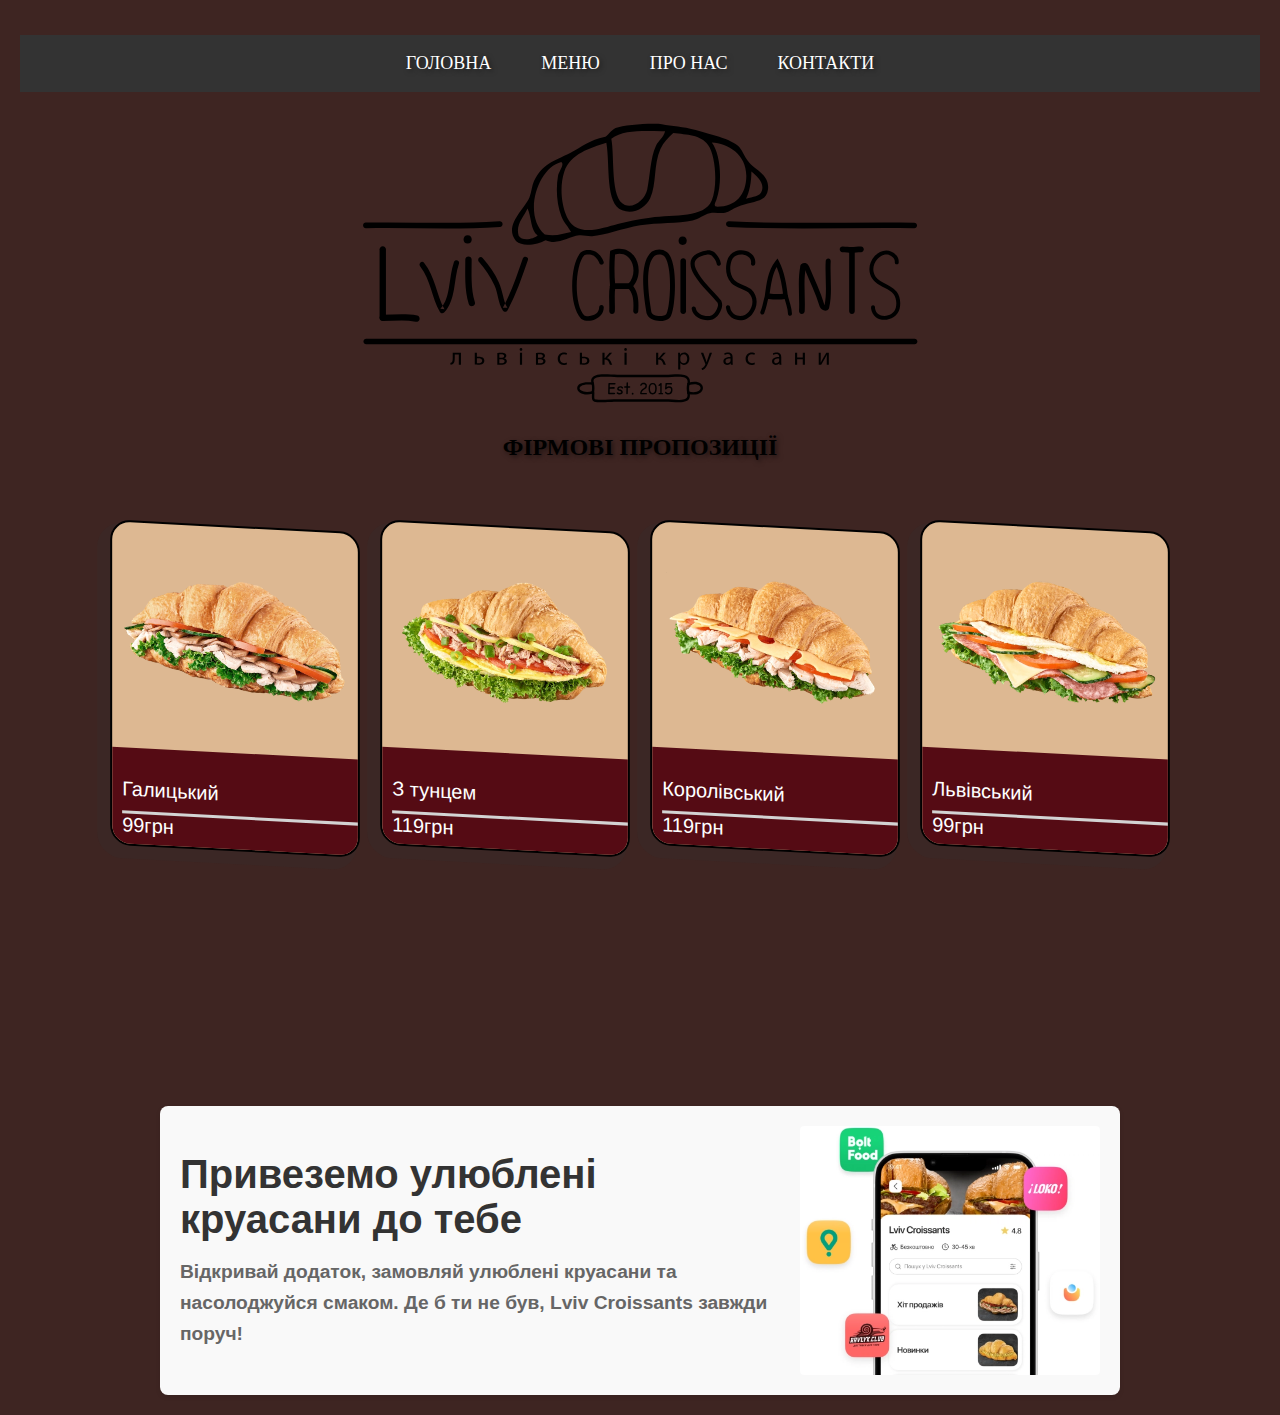
<file: index.html>
<!DOCTYPE html>
<html lang="uk">
<head>
    <meta charset="UTF-8">
    <meta name="viewport" content="width=device-width, initial-scale=1.0">
    <title>Lviv Croissants</title>
    <link rel="stylesheet" href="styles.css">
</head>
<body>
    <header>
        <nav class="navbar">
            <div class="menu-container">
                <button class="menu-toggle">☰</button>
                <span class="menu-text">Lviv Croissants</span>
            </div>
            <ul class="nav-list">
                <li><a href="index.html">Головна</a></li>
                <li><a href="menu.html">Меню</a></li>
                <li><a href="about.html">Про нас</a></li>
                <li><a href="contacts.html">Контакти</a></li>
            </ul>
            <script src="script.js"></script>
        </nav>
    </header>
    <img src="logo.svg" alt="Логотип" class="logo">
    <header>Фірмові пропозиції</header>
    <div class="cards-container">
    <div class="card">
        
        <div id="cardbrightfilter"></div>
        <div id="cardtop">
        <div id="cardtop">
            <img src="galytskyj.webp" alt="Галицький круасан" class="card-img">
        </div>        
        </div>
        <div id="cardbottom">
        <p id="cardbottomtitle">Галицький</p>
        <p id="cardbottomprice">99грн</p>
        </div>
    </div>
    <div class="card">
        
        <div id="cardbrightfilter"></div>
        <div id="cardtop">
        <div id="cardtop">
            <img src="z-tuentsem.webp" alt="З тунцем" class="card-img">
        </div>        
        </div>
        <div id="cardbottom">
        <p id="cardbottomtitle">З тунцем</p>
        <p id="cardbottomprice">119грн</p>
        </div>
    </div>
    <div class="card">
        
        <div id="cardbrightfilter"></div>
        <div id="cardtop">
        <div id="cardtop">
            <img src="korolivskyj.webp" alt="Королівський" class="card-img">
        </div>        
        </div>
        <div id="cardbottom">
        <p id="cardbottomtitle">Королівський</p>
        <p id="cardbottomprice">119грн</p>
        </div>
    </div>
    <div class="card">
        
        <div id="cardbrightfilter"></div>
        <div id="cardtop">
        <div id="cardtop">
            <img src="lvivskyj.webp" alt="Львівський" class="card-img">
        </div>        
        </div>
        <div id="cardbottom">
        <p id="cardbottomtitle">Львівський</p>
        <p id="cardbottomprice">99грн</p>
        </div>
    </div>
    </div>
    <div class="card1">
        <div class="card-text">
    <h1>Привеземо улюблені круасани до тебе</h1>
    <h2>Відкривай додаток, замовляй улюблені круасани та насолоджуйся смаком. Де б ти не був, Lviv Croissants завжди поруч!</h2>
        </div>
    <img src="dostavka.webp" alt="Доставка" class="card-image">
    </div>
</body>
</html>
</file>
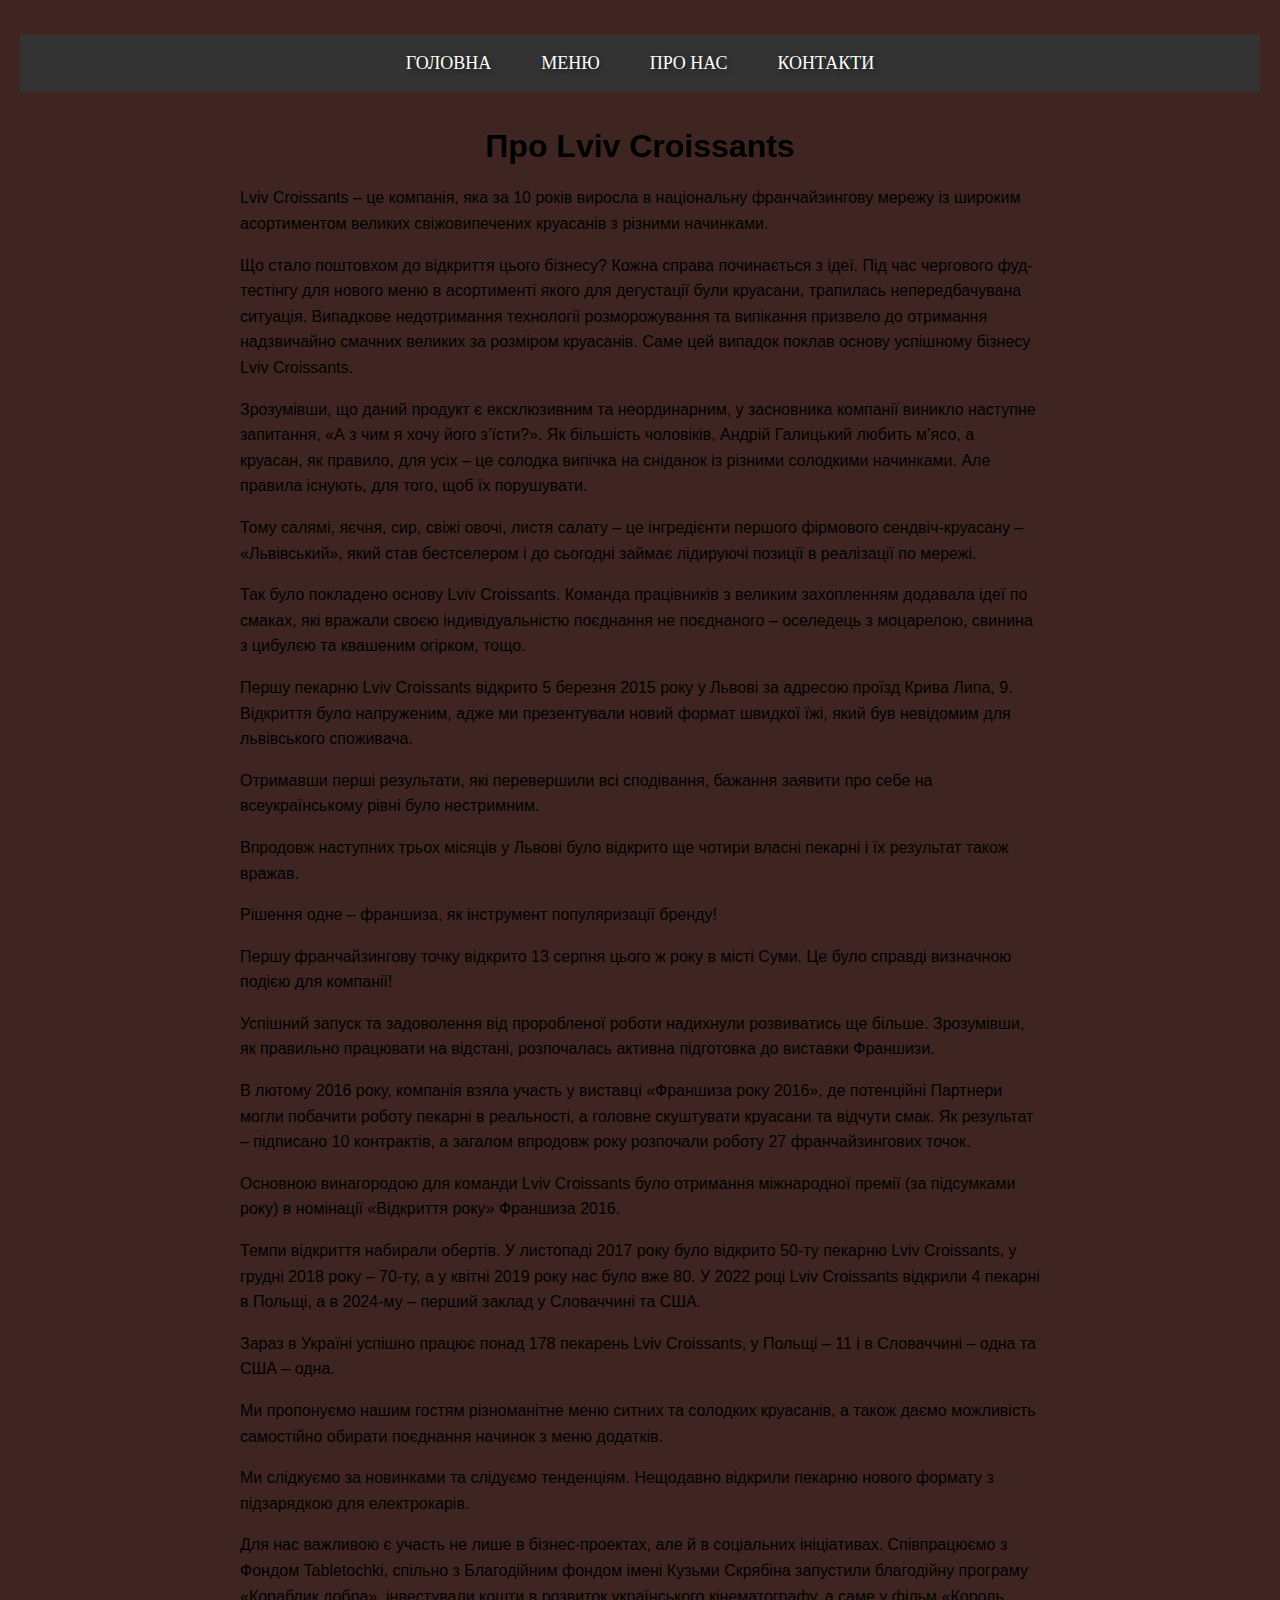
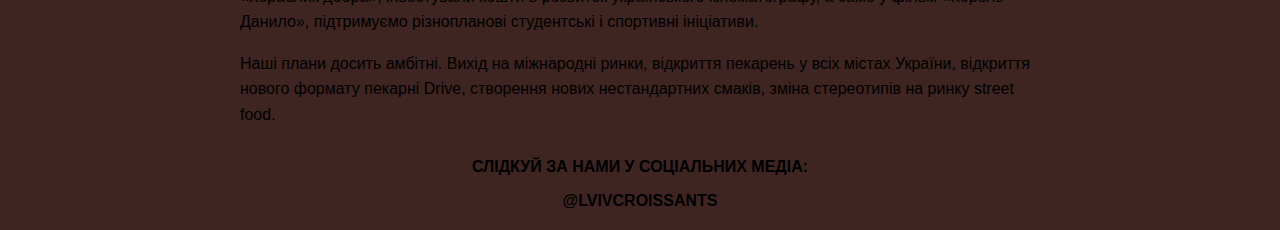
<file: about.html>
<!DOCTYPE html>
<html lang="uk">
<head>
    <meta charset="UTF-8">
    <meta name="viewport" content="width=device-width, initial-scale=1.0">
    <title>Lviv Croissants</title>
    <link rel="stylesheet" href="styles.css">
</head>
<body>
    <header>
        <nav class="navbar">
            <div class="menu-container">
                <button class="menu-toggle">☰</button>
                <span class="menu-text">Lviv Croissants</span>
            </div>
            <ul class="nav-list">
                <li><a href="index.html">Головна</a></li>
                <li><a href="menu.html">Меню</a></li>
                <li><a href="about.html">Про нас</a></li>
                <li><a href="contacts.html">Контакти</a></li>
            </ul>
            <script src="script.js"></script>
        </nav>
    </header>
    <div class="about-us">
        <h1>Про Lviv Croissants</h1>
    
        <p>Lviv Croissants – це компанія, яка за 10 років виросла в національну франчайзингову мережу із широким асортиментом великих свіжовипечених круасанів з різними начинками.</p>
        <p>Що стало поштовхом до відкриття цього бізнесу? Кожна справа починається з ідеї. Під час чергового фуд-тестінгу для нового меню в асортименті якого для дегустації були круасани, трапилась непередбачувана ситуація. Випадкове недотримання технології розморожування та випікання призвело до отримання надзвичайно смачних великих за розміром круасанів. Саме цей випадок поклав основу успішному бізнесу Lviv Croissants.</p>
        <p>Зрозумівши, що даний продукт є ексклюзивним та неординарним, у засновника компанії виникло наступне запитання, «А з чим я хочу його з’їсти?». Як більшість чоловіків, Андрій Галицький любить м’ясо, а круасан, як правило, для усіх – це солодка випічка на сніданок із різними солодкими начинками. Але правила існують, для того, щоб їх порушувати.</p>
        <p>Тому салямі, яєчня, сир, свіжі овочі, листя салату – це інгредієнти першого фірмового сендвіч-круасану – «Львівський», який став бестселером і до сьогодні займає лідируючі позиції в реалізації по мережі.</p>
        <p>Так було покладено основу Lviv Croissants. Команда працівників з великим захопленням додавала ідеї по смаках, які вражали своєю індивідуальністю поєднання не поєднаного – оселедець з моцарелою, свинина з цибулєю та квашеним огірком, тощо.</p>
        <p>Першу пекарню Lviv Croissants відкрито 5 березня 2015 року у Львові за адресою проїзд Крива Липа, 9. Відкриття було напруженим, адже ми презентували новий формат швидкої їжі, який був невідомим для львівського споживача.</p>
        <p>Отримавши перші результати, які перевершили всі сподівання, бажання заявити про себе на всеукраїнському рівні було нестримним.</p>
        <p>Впродовж наступних трьох місяців у Львові було відкрито ще чотири власні пекарні і їх результат також вражав.</p>
        <p>Рішення одне – франшиза, як інструмент популяризації бренду!</p>
        <p>Першу франчайзингову точку відкрито 13 серпня цього ж року в місті Суми. Це було справді визначною подією для компанії!</p>
        <p>Успішний запуск та задоволення від проробленої роботи надихнули розвиватись ще більше. Зрозумівши, як правильно працювати на відстані, розпочалась активна підготовка до виставки Франшизи.</p>
        <p>В лютому 2016 року, компанія взяла участь у виставці «Франшиза року 2016», де потенційні Партнери могли побачити роботу пекарні в реальності, а головне скуштувати круасани та відчути смак. Як результат – підписано 10 контрактів, а загалом впродовж року розпочали роботу 27 франчайзингових точок.</p>
        <p>Основною винагородою для команди Lviv Croissants було отримання міжнародної премії (за підсумками року) в номінації «Відкриття року» Франшиза 2016.</p>
        <p>Темпи відкриття набирали обертів. У листопаді 2017 року було відкрито 50-ту пекарню Lviv Croissants, у грудні 2018 року – 70-ту, а у квітні 2019 року нас було вже 80. У 2022 році Lviv Croissants відкрили 4 пекарні в Польщі, а в 2024-му – перший заклад у Словаччині та США.</p>
        <p>Зараз в Україні успішно працює понад 178 пекарень Lviv Croissants, у Польщі – 11 і в Словаччині – одна та США – одна.</p>
        <p>Ми пропонуємо нашим гостям різноманітне меню ситних та солодких круасанів, а також даємо можливість самостійно обирати поєднання начинок з меню додатків.</p>
        <p>Ми слідкуємо за новинками та слідуємо тенденціям. Нещодавно відкрили пекарню нового формату з підзарядкою для електрокарів.</p>
        <p>Для нас важливою є участь не лише в бізнес-проектах, але й в соціальних ініціативах. Співпрацюємо з Фондом Tabletochki, спільно з Благодійним фондом імені Кузьми Скрябіна запустили благодійну програму «Кораблик добра», інвестували кошти в розвиток українського кінематографу, а саме у фільм «Король Данило», підтримуємо різнопланові студентські і спортивні ініціативи.</p>
        <p>Наші плани досить амбітні. Вихід на міжнародні ринки, відкриття пекарень у всіх містах України, відкриття нового формату пекарні Drive, створення нових нестандартних смаків, зміна стереотипів на ринку street food.</p>
    </div>
    
    <div class="social-media">
        <p>СЛІДКУЙ ЗА НАМИ У СОЦІАЛЬНИХ МЕДІА:</p>
        <p>@LVIVCROISSANTS</p>
    </div>
</body>
</html>
</file>
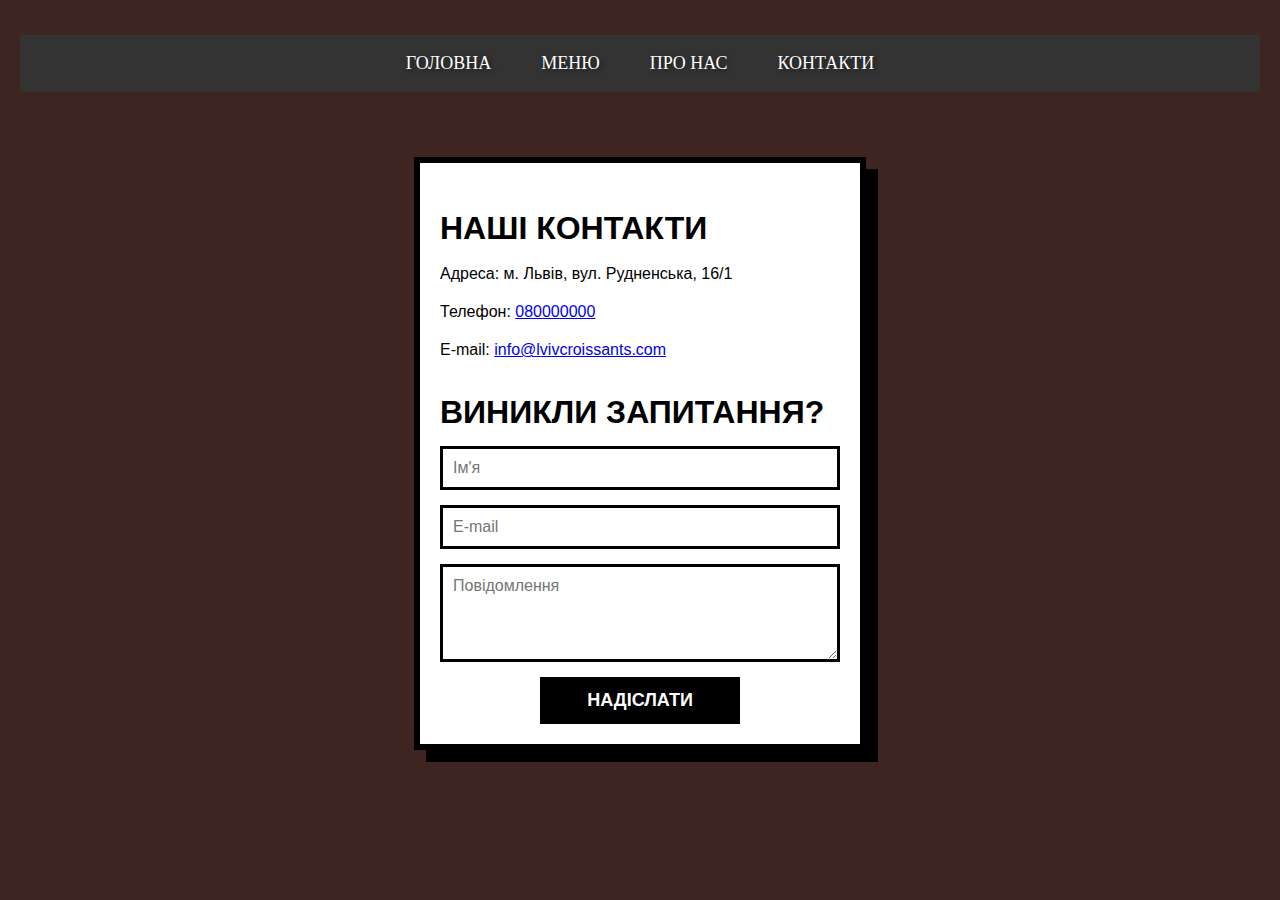
<file: contacts.html>
<!DOCTYPE html>
<html lang="uk">
<head>
    <meta charset="UTF-8">
    <meta name="viewport" content="width=device-width, initial-scale=1.0">
    <title>Lviv Croissants</title>
    <link rel="stylesheet" href="styles.css">
</head>
<body>
    <header>
        <nav class="navbar">
            <div class="menu-container">
                <button class="menu-toggle">☰</button>
                <span class="menu-text">Lviv Croissants</span>
            </div>
            <ul class="nav-list">
                <li><a href="index.html">Головна</a></li>
                <li><a href="menu.html">Меню</a></li>
                <li><a href="about.html">Про нас</a></li>
                <li><a href="contacts.html">Контакти</a></li>
            </ul>
            <script src="script.js"></script>
        </nav>
    </header>
    <div class="contact-card">
        <h2 class="contact-title">НАШІ КОНТАКТИ</h2>
        <div class="contact-info">
            <p>Адреса: м. Львів, вул. Рудненська, 16/1</p>
            <p>Телефон: <a href="tel:0800750403">080000000</a></p>
            <p>E-mail: <a href="mailto:info@lvivcroissants.com">info@lvivcroissants.com</a></p>
        </div>
    
        <h3 class="contact-title">ВИНИКЛИ ЗАПИТАННЯ?</h3>
    
        <form class="contact-form" action="/submit-form" method="post">
            <input type="text" id="name" name="name" placeholder="Ім'я" required>
            <input type="email" id="email" name="email" placeholder="E-mail" required>
            <textarea id="message" name="message" placeholder="Повідомлення" rows="4" required></textarea>
            <button type="submit" class="contact-button">Надіслати</button>
        </form>
    </div>
    
    </body>
    </html>
</file>
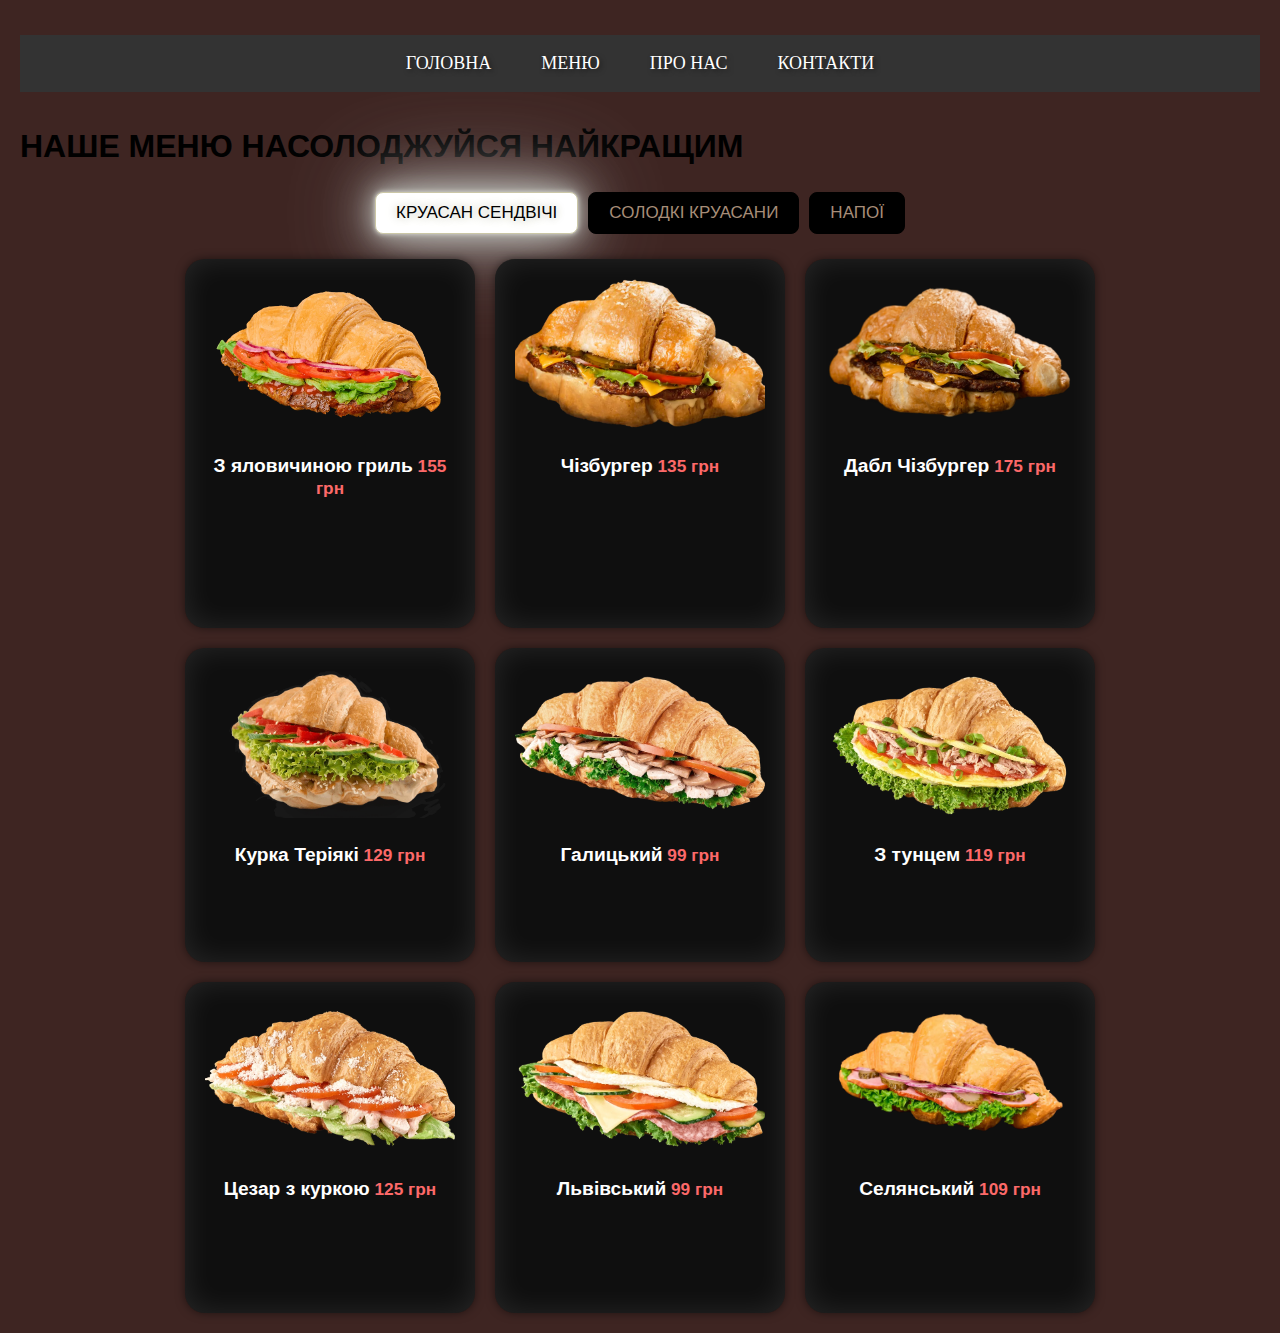
<file: menu.html>
<!DOCTYPE html>
<html lang="uk">
<head>
    <meta charset="UTF-8">
    <meta name="viewport" content="width=device-width, initial-scale=1.0">
    <title>Lviv Croissants</title>
    <link rel="stylesheet" href="styles.css">
</head>
<body>
    <header>
        <nav class="navbar">
            <div class="menu-container">
                <button class="menu-toggle">☰</button>
                <span class="menu-text">Lviv Croissants</span>
            </div>
            <ul class="nav-list">
                <li><a href="index.html">Головна</a></li>
                <li><a href="menu.html">Меню</a></li>
                <li><a href="about.html">Про нас</a></li>
                <li><a href="contacts.html">Контакти</a></li>
            </ul>
        </nav>
    </header>
    <h1>НАШЕ МЕНЮ
        НАСОЛОДЖУЙСЯ НАЙКРАЩИМ
    </h1>
    
    <div class="category-buttons">
        <button class="category-button active" data-category="croissant-sandwiches">Круасан Сендвічі</button>
        <button class="category-button" data-category="sweet-croissants">Солодкі круасани</button>
        <button class="category-button" data-category="drinks">Напої</button>
    </div>
    
    <div class="product-cards-container active" id="croissant-sandwiches">
        <article class="product-card">
            <div class="product-image-container">
                <img src="yalovychyna-gryl-croissant.webp" alt="З яловичиною гриль" class="product-image">
            </div>
            <div class="product-info">
                <h2 class="product-title">З яловичиною гриль<span class="product-price"> 155 грн</span></h2>
                <p class="product-description">круасан, яловичина гриль, салат Айсберг, помідор, маринована цибуля, соус Сацебелі, соус Класичний<br>235 г | 453 ккал / 100 г</p>
            </div>
        </article>
        <article class="product-card">
            <div class="product-image-container">
                <img src="chizburger-novyj.webp" alt="Чізбургер" class="product-image">
            </div>
            <div class="product-info">
                <h2 class="product-title">Чізбургер<span class="product-price"> 135 грн</span></h2>
                <p class="product-description">круасан, яловича котлета, сир тостовий, салат Айсберг, помідор, квашений огірок, цибуля сушена, соус Гострий / соус Бургерний<br>240 г | 320 ккал / 100 г</p>
            </div>
        </article>
        <article class="product-card">
            <div class="product-image-container">
                <img src="chiz-1.webp" alt="Дабл Чізбургер" class="product-image">
            </div>
            <div class="product-info">
                <h2 class="product-title">Дабл Чізбургер<span class="product-price"> 175 грн</span></h2>
                <p class="product-description">круасан, яловича котлета, сир тостовий, салат Айсберг, помідор, квашений огірок, цибуля сушена, соус Гострий / соус Бургерний<br>325 г | 303 ккал / 100 г</p>
            </div>
        </article>
        <article class="product-card">
            <div class="product-image-container">
                <img src="kurka-teryyaki-na-sajt-v-osnovne-menyu-1.webp" alt="Курка Теріякі" class="product-image">
            </div>
            <div class="product-info">
                <h2 class="product-title">Курка Теріякі<span class="product-price"> 129 грн</span></h2>
                <p class="product-description">круасан, курка, салат, огірок, імбир маринований, кунжут, соус Теріякі<br>212 г | 299 ккал / 100 г</p>
            </div>
        </article>
        <article class="product-card">
            <div class="product-image-container">
                <img src="galytskyj (1).webp" alt="Галицький" class="product-image">
            </div>
            <div class="product-info">
                <h2 class="product-title">Галицький<span class="product-price"> 99 грн</span></h2>
                <p class="product-description">круасан, огірок, помідор, курка, гриби, салат, соус "Цезар"<br>215 г | 295 ккал / 100 г</p>
            </div>
        </article>
        <article class="product-card">
            <div class="product-image-container">
                <img src="z-tuentsem.webp" alt="З тунцем" class="product-image">
            </div>
            <div class="product-info">
                <h2 class="product-title">З тунцем<span class="product-price"> 119 грн</span></h2>
                <p class="product-description">круасан, зелена цибуля, тунець, яєчня, лимон, помідор, салат, соус Класичний</p>
            </div>
        </article>
        <article class="product-card">
            <div class="product-image-container">
                <img src="tsezar-z-kurkoyu.webp" alt="Цезар з куркою" class="product-image">
            </div>
            <div class="product-info">
                <h2 class="product-title">Цезар з куркою<span class="product-price"> 125 грн</span></h2>
                <p class="product-description">круасан, курка, помідор, сир Пармезан, салат Айсберг, соус Цезар<br>206 г | 289 ккал / 100 г</p>
            </div>
        </article>
        <article class="product-card">
            <div class="product-image-container">
                <img src="lvivskyj.webp" alt="Львівський" class="product-image">
            </div>
            <div class="product-info">
                <h2 class="product-title">Львівський<span class="product-price"> 99 грн</span></h2>
                <p class="product-description">круасан, огірок, помідор, салямі, сир тостовий, яєчня, салат, соус Часниковий<br>228 г | 333 ккал / 100 г</p>
            </div>
        </article>
        <article class="product-card">
            <div class="product-image-container">
                <img src="selyanskyj-2.webp" alt="Селянський" class="product-image">
            </div>
            <div class="product-info">
                <h2 class="product-title">Селянський<span class="product-price"> 109 грн</span></h2>
                <p class="product-description">круасан, квашений огірок, балик, маринована цибуля, салат, соус Часниковий<br>190 г | 367 ккал / 100 г</p>
            </div>
        </article>
    </div>
    
    <div class="product-cards-container" id="sweet-croissants">
        <article class="product-card">
            <div class="product-image-container">
                <img src="mygdalevyj.webp" alt="З мигдалевим кремом" class="product-image">
            </div>
            <div class="product-info">
                <h2 class="product-title">З мигдалевим кремом<span class="product-price"> 99 грн</span></h2>
                <p class="product-description">круасан, крем Мигдалевий, мигдалеві пластівці, цукрова пудра<br>165 г | 393 ккал / 100 г</p>
            </div>
        </article>
        <article class="product-card">
            <div class="product-image-container">
                <img src="z-shokoladom-ananom.webp" alt="З шоколадом та бананом" class="product-image">
            </div>
            <div class="product-info">
                <h2 class="product-title">З шоколадом та бананом<span class="product-price"> 95 грн</span></h2>
                <p class="product-description">круасан, шоколад, банан, цукрова пудра<br>166 г | 370 ккал / 100 г</p>
            </div>
        </article>
        <article class="product-card">
            <div class="product-image-container">
                <img src="malynova-nasoloda.webp" alt="Малинова насолода" class="product-image">
            </div>
            <div class="product-info">
                <h2 class="product-title">Малинова насолода<span class="product-price"> 95 грн</span></h2>
                <p class="product-description">круасан, крем Йогуртовий, джем Малина, м'ята, цукрова пудра<br>186 г | 353 ккал / 100 г</p>
            </div>
        </article>
        <article class="product-card">
            <div class="product-image-container">
                <img src="ostannya-pyana-vyshnya-na-dodatok.webp" alt="П'яна вишня" class="product-image">
            </div>
            <div class="product-info">
                <h2 class="product-title">П'яна вишня<span class="product-price"> 99 грн</span></h2>
                <p class="product-description">круасан, конфітюр "П'яна вишня", крем Маскарпоне, какао, цукрова пудра<br>172 г | 384 ккал / 100 г</p>
            </div>
        </article>
        <article class="product-card">
            <div class="product-image-container">
                <img src="lc_fistashka_na-sajt_840h450_print-1.webp" alt="Фісташковий" class="product-image">
            </div>
            <div class="product-info">
                <h2 class="product-title">Фісташковий<span class="product-price"> 115 грн</span></h2>
                <p class="product-description">круасан, фісташковий крем, фісташка, цукрова пудра<br>165 г | 461,57 ккал / 100 г</p>
            </div>
        </article>
    </div>
    
    
    <div class="product-cards-container" id="drinks">
        <article class="product-card">
            <div class="product-image-container">
                <img src="kapuchyno-serednye.png" alt="Капучино" class="product-image">
            </div>
            <div class="product-info">
                <h2 class="product-title">Капучино<span class="product-price"> L - 40 грн | XL - 53 грн | XXL - 60 грн</span></h2>
                <p class="product-description">Еспресо, молоко, молочна пінка<br>Різні розміри</p>
            </div>
        </article>
        <article class="product-card">
            <div class="product-image-container">
                <img src="kapuchyno-serednye.png" alt="Капучино холодний" class="product-image">
            </div>
            <div class="product-info">
                <h2 class="product-title">Капучино холодний<span class="product-price"> L - 40 грн | XL - 53 грн | XXL - 60 грн</span></h2>
                <p class="product-description">Еспресо, молоко, лід<br>Різні розміри</p>
            </div>
        </article>
        <article class="product-card">
            <div class="product-image-container">
                <img src="Late-serednye.png" alt="Лате" class="product-image">
            </div>
            <div class="product-info">
                <h2 class="product-title">Лате<span class="product-price"> L - 40 грн | XL - 53 грн | XXL - 60 грн</span></h2>
                <p class="product-description">Еспресо, молоко, молочна пінка<br>Різні розміри</p>
            </div>
        </article>
        <article class="product-card">
            <div class="product-image-container">
                <img src="Late-serednye.png" alt="Лате холодний" class="product-image">
            </div>
            <div class="product-info">
                <h2 class="product-title">Лате холодний<span class="product-price"> L - 40 грн | XL - 53 грн | XXL - 60 грн</span></h2>
                <p class="product-description">Еспресо, молоко, лід<br>Різні розміри</p>
            </div>
        </article>
        <article class="product-card">
            <div class="product-image-container">
                <img src="ekspresso-1.png" alt="Американо" class="product-image">
            </div>
            <div class="product-info">
                <h2 class="product-title">Американо<span class="product-price"> 45 грн</span></h2>
                <p class="product-description">Амерекано, гаряча вода<br>200 мл</p>
            </div>
        </article>
        <article class="product-card">
            <div class="product-image-container">
                <img src="ekspresso-1.png" alt="Еспресо" class="product-image">
            </div>
            <div class="product-info">
                <h2 class="product-title">Еспресо<span class="product-price"> 28 грн</span></h2>
                <p class="product-description">30 мл</p>
            </div>
        </article>
    </div>
    
    <div class="product-cards-container" id="additions">
    </div>
    <script src="script.js"></script>
</body>
</html>
</file>
<file: styles.css>
body {
background-color: #3e2522;
}
.logo {
    display: flex; /* Використовуємо flexbox для центрування */
    justify-content: center; /* Центрування по горизонталі */
    width: 100%; /* Займає всю доступну ширину контейнера */
    max-width: 600px; /* Максимальна ширина логотипа */
    height: auto; /* Автоматична висота */
    margin: 15px auto; /* Центрування контейнера логотипа та вертикальні відступи */
    box-sizing: border-box;
    padding: 0 20px; /* Забезпечуємо невеликі бокові відступи */
}

.logo img {
    display: block; /* Усуваємо зайві відступи навколо зображення */
    max-width: 100%; /* Зображення не перевищує ширину контейнера .logo */
    height: auto; /* Зберігаємо пропорції зображення */
}

@media (max-width: 768px) {
    .logo {
        margin: 10px auto; /* Зменшуємо вертикальні відступи */
        padding: 0 15px;
    }
}

@media (max-width: 480px) {
    .logo {
        margin: 5px auto; /* Ще менші вертикальні відступи */
        padding: 0 10px;
    }
}
header {
    font-family: "cursive", cursive; /* Шрифт */
    font-size: 24px; /* Розмір тексту */
    font-weight: bold; /* Товщина шрифту */
    color: rgb(0, 0, 0); /* Колір тексту */
    text-transform: uppercase; /* Перетворення на великі літери */
    text-align: center; /* Вирівнювання тексту */
    text-shadow: 2px 2px 5px rgba(0, 0, 0, 0.5); /* Менш інтенсивна тінь */
    padding: 15px 0; /* Додаємо вертикальні відступи */
    box-sizing: border-box; /* Враховуємо padding у розмірах */
}

.navbar {
    background-color: #333; /* Фон для великих екранів (за замовчуванням) */
    padding: 10px 20px;
    text-align: center;
    position: relative;
    box-sizing: border-box;
    width: 100%;
}

.nav-list {
    list-style: none;
    padding: 0;
    margin: 0;
    display: flex;
    justify-content: center;
    align-items: center;
}

.nav-list li {
    margin: 0 15px;
}

.nav-list a {
    text-decoration: none;
    color: white;
    font-size: 18px;
    font-weight: 500;
    transition: color 0.3s ease;
    display: block;
    padding: 8px 10px;
}

.nav-list a:hover {
    color: #fc6969;
}

/* Стилі для малих екранів */
@media (max-width: 768px) {
    header {
        font-size: 20px;
        padding: 10px 0;
        text-shadow: 1px 1px 3px rgba(0, 0, 0, 0.7);
    }

    .navbar {
        background-color: transparent; /* Прибираємо фон на малих екранах */
        padding: 10px;
        position: static; /* Повертаємо до статичного позиціонування */
    }

    .nav-list {
        flex-direction: column;
        text-align: center;
    }

    .nav-list li {
        margin: 10px 0;
    }

    .nav-list a {
        font-size: 16px;
        padding: 10px;
        width: 100%;
        box-sizing: border-box;
        color: #333; /* Змінюємо колір тексту для кращої видимості на прозорому фоні */
    }

    .nav-list a:hover {
        background-color: #eee; /* Додаємо легкий фон при наведенні */
        color: #000000;
    }
}

/* Стилі для великих екранів (повертаємо фон, якщо потрібно) */
@media (min-width: 769px) {
    .navbar {
        background-color: #333; /* Переконайтеся, що фон є на великих екранах */
    }
}

/* Додаткові оптимізації */
body {
    overflow-x: hidden;
}

.clearfix::after {
    content: "";
    display: table;
    clear: both;
}
.menu-container {
    display: none; /* Приховуємо контейнер на великих екранах */
    position: fixed; /* Зафіксоване положення для прокрутки */
    top: 0;
    left: 0;
    width: 100%;
    padding: 10px 20px; /* Додаємо відступи зверху та з боків */
    background-color: rgba(0, 0, 0, 0.8); /* Напівпрозорий фон */
    z-index: 1000; /* Забезпечує відображення поверх інших елементів */
    box-sizing: border-box; /* Враховуємо padding та border у ширині */
    align-items: center;
    justify-content: space-between; /* Розміщуємо кнопку та текст по краях */
}

.menu-toggle {
    background-color: transparent;
    border: none;
    color: white;
    font-size: 28px; /* Збільшений розмір іконки */
    cursor: pointer;
    padding: 5px; /* Додаємо трохи padding для зручності натискання */
}

.menu-text {
    color: white;
    font-size: 20px; /* Трохи більший розмір тексту */
    font-weight: 500;
    /* margin-left: 10px; Видалено, використовуємо space-between */
}

@media (max-width: 768px) {
    .navbar {
        padding: 70px 20px 10px 20px; /* Збільшено верхній padding для звільнення місця під фіксованим меню */
    }

    .nav-list {
        display: none;
        flex-direction: column;
        position: fixed; /* Зафіксоване положення для меню, що випадає */
        top: 60px; /* Розміщуємо під header-ом */
        left: 0;
        width: 100%;
        background-color: #333;
        z-index: 999; /* Розміщуємо під menu-container */
    }

    .nav-list.show {
        display: flex;
    }

    .nav-list li {
        margin: 15px 0; /* Збільшено вертикальні відступи */
        text-align: center; /* Центрування елементів меню */
    }

    .nav-list li a { /* Стилізація посилань (якщо є) */
        display: block;
        padding: 10px 20px;
        color: white;
        text-decoration: none;
        font-size: 18px;
    }

    .menu-container {
        display: flex; /* Показуємо контейнер на маленьких екранах */
    }
}
.card {
    width: 250px;
    height: 325px;
    background: #ddb892;
    border-radius: 20px;
    box-shadow: -8px 8px 0px 5px rgb(50, 50, 50, 0.2);
    border: solid 2px rgb(0, 0, 0);
    overflow: hidden;
    position: relative;
    transition: all 0.5s ease;
    font-family: Verdana, Geneva, Tahoma, sans-serif;
    transform: rotate(3deg) skewX(3deg);
}

#cardtop {
    width: 100%;
    height: 70%;
    display: flex;
    justify-content: center;
    align-items: center;
    transition: all 0.1s ease;
    color: #000000;
}

#cardtop p {
    font-size: 20px;
    font-weight: 500;
    padding-left: 2px;
}

#cardbottom {
    width: 100%;
    height: 31%;
    border-end-start-radius: 20px;
    border-end-end-radius: 20px;
    background-color: #550b14;
    font-weight: 500;
    font-size: 20px;
    padding: 10px;
    color: #ffffff;
    transition: all 0.2s ease;
}

#cardbottom hr {
    height: 3px;
    background-color: black;
}

#cardbottomtitle {
    margin-bottom: 10px;
}

#cardbottomprice {
    display: flex;
    justify-content: start;
    margin-top: 10px;
    border-top: 3px solid lightgrey;
}

#cardnewfilter {
    width: 75px;
    height: 30px;
    border-radius: 25px;
    background-color: #fc6969;
    position: absolute;
    z-index: 2;
    display: flex;
    color: white;
    align-items: center;
    justify-content: center;
    border-top-right-radius: 0px;
    border-top-left-radius: 0px;
    border-bottom-left-radius: 0px;
    font-weight: 500;
}

.card:hover {
    transform: translateY(-5%);
    box-shadow: 0px 20px 10px rgb(50, 50, 50, 0.2);
}
.card:hover #cardbrightfilter {
    transform: rotate(-42deg) translateX(-15%) translateY(-79%);
}

.card:active #cardtop {
    transform: scale(1.05);
}

.card:active #cardbottom {
    background-color: #fc6969;
}

.card:active #cardbottom {
    color: white;
}

.card:active #cardbottom hr {
    background-color: white;
}
.card-img {
    width: 100%;  /* Щоб займало всю ширину блоку */
    height: auto; /* Автоматична висота для збереження пропорцій */
    object-fit: cover; /* Обрізає, щоб заповнити контейнер */
    border-radius: 10px; /* Закруглені кути (за бажанням) */
}
.cards-container {
    display: flex;
    flex-wrap: wrap;
    gap: 20px;
    justify-content: center; /* Центрує по горизонталі */
    margin-top: 30px;
    min-height: 60vh;
    padding: 20px;
}

.card {
    box-sizing: border-box;
}

.card1 {
    display: flex; /* Використовуємо flexbox для гнучкого розташування елементів */
    flex-direction: row; /* Розташовуємо елементи в ряд (текст ліворуч, зображення праворуч за замовчуванням) */
    align-items: center; /* Вирівнюємо елементи по вертикалі по центру */
    justify-content: space-between; /* Розміщуємо текст та зображення на протилежних краях, залишаючи між ними простір */
    padding: 20px;
    margin: 20px auto; /* Центруємо картку по горизонталі та додаємо вертикальні відступи */
    max-width: 960px; /* Максимальна ширина картки на великих екранах */
    background-color: #f9f9f9; /* Легкий фоновий колір для виділення */
    border-radius: 8px; /* Заокруглені кути */
    box-shadow: 0 2px 5px rgba(0, 0, 0, 0.1); /* Легка тінь */
    box-sizing: border-box; /* Враховуємо padding та border у ширині */
}

.card-text {
    flex: 1; /* Займає доступний простір, дозволяючи тексту розширюватися */
    padding-right: 20px; /* Відступ справа від тексту до зображення */
}

.card-text h1 {
    font-size: 2.5em;
    margin-top: 0;
    margin-bottom: 10px;
    color: #333;
}

.card-text h2 {
    font-size: 1.2em;
    line-height: 1.6;
    color: #666;
    margin-bottom: 0;
}

.card-image {
    width: 40%; /* Займає 40% ширини контейнера */
    max-width: 300px; /* Максимальна ширина зображення */
    height: auto; /* Зберігаємо пропорції */
    border-radius: 4px;
    display: block; /* Усуваємо зайві відступи під зображенням */
}

/* Адаптивність для менших екранів */
@media (max-width: 768px) {
    .card1 {
        flex-direction: column; /* Переводимо елементи у вертикальний стовпець */
        text-align: center; /* Центруємо текст */
        padding: 15px;
    }

    .card-text {
        padding-right: 0; /* Забираємо відступ справа */
        margin-bottom: 20px; /* Додаємо відступ знизу від тексту до зображення */
    }

    .card-text h1 {
        font-size: 2em;
    }

    .card-image {
        width: 80%; /* Збільшуємо ширину зображення */
        max-width: 400px;
    }
}

/* Додаткові оптимізації для ще менших екранів */
@media (max-width: 480px) {
    .card-text h1 {
        font-size: 1.7em;
    }

    .card-text h2 {
        font-size: 1em;
    }

    .card-image {
        width: 95%;
    }
}


.product-cards-container {
    display: none;
    flex-wrap: wrap;
    justify-content: center;
    gap: 20px;
    margin: 20px auto;
    max-width: 1200px;
}

.product-cards-container.active {
    display: flex;
}

.product-card {
    display: flex;
    flex-direction: column;
    width: 250px;
    background-color: rgb(15, 15, 15);
    border-radius: 20px;
    box-shadow: 0 0 10px rgba(0, 0, 0, 0.5), inset 0 0 30px rgba(255, 255, 255, 0.1); /* Чорна зовнішня, біла внутрішня */
    color: white;
    transition: 1s;
    padding: 20px;
}

.product-image-container {
    width: 100%;
    height: 150px;
    overflow: hidden;
    border-radius: 10px;
    margin-bottom: 10px;
}

.product-image {
    width: 100%;
    height: 100%;
    object-fit: cover;
}

.product-info {
    text-align: center;
}

.product-title {
    font-size: 1.2em;
    margin-bottom: 5px;
}

.product-price {
    font-size: 0.9em;
    color: #fc6969;
}

.product-description {
    font-size: 0.9em;
    opacity: 0;
    transition: opacity 0.5s;
}

.product-card:hover .product-description {
    opacity: 0.7;
}

.product-card:hover {
    box-shadow: 0 0 15px rgba(0, 0, 0, 0.7), inset 0 0 40px rgba(255, 255, 255, 0.2); /* Чорна зовнішня, біла внутрішня при наведенні */
}

@keyframes rot {
    0%, 100% {
        transform: rotateX(-15deg) translateY(0);
    }
    50% {
        transform: rotateX(-15deg) translateY(-10px);
    }
}

.product-card {
    animation: rot 2s infinite ease;
}

.category-buttons {
    display: flex;
    justify-content: center; /* Вирівнювання кнопок по центру */
    flex-wrap: wrap; /* Дозволяє перенесення кнопок на новий рядок */
}

.category-buttons .category-button {
    padding: 10px 20px;
    text-transform: uppercase;
    border-radius: 8px;
    font-size: 17px;
    font-weight: 500;
    color: #a78d78;
    text-shadow: none;
    background: #000000;
    cursor: pointer;
    box-shadow: transparent;
    border: 1px solid #000000;
    transition: 0.5s ease;
    -webkit-user-select: none;
    -moz-user-select: none;
    -ms-user-select: none;
    user-select: none;
    margin: 5px; /* Додаємо відступи між кнопками */
}

.category-buttons .category-button:hover,
.category-buttons .category-button.active {
    color: #000000;
    background: #ffffff;
    border: 1px solid #cbc7a6;
    text-shadow: 0 0 5px #ffffff, 0 0 10px #b1b2ab, 0 0 20px #fffed6;
    box-shadow: 0 0 5px #ddddd9, 0 0 20px #aaaca5, 0 0 50px #e0e1dd,
        0 0 100px #9f9f9f;
}

/* Для екранів менше 768px (наприклад, телефони) */
@media (max-width: 768px) {
    .category-buttons {
        flex-direction: column; /* Розташовуємо кнопки в стовпчик */
        align-items: center; /* Вирівнюємо кнопки по центру */
    }

    .category-buttons .category-button {
        width: 100%; /* Розтягуємо кнопки на всю ширину екрана */
        margin: 5px 0; /* Додаємо відступи між кнопками */
    }
}



body {
    font-family: sans-serif;
    margin: 20px;
}

.about-us {
    max-width: 800px;
    margin: 0 auto;
}

.about-us h1 {
    text-align: center;
    margin-bottom: 20px;
}

.about-us p {
    line-height: 1.6;
    margin-bottom: 10px;
}

.social-media {
    text-align: center;
    margin-top: 30px;
}

.social-media p {
    font-weight: bold;
}


.contact-card {
    width: 90%; /* Адаптивна ширина */
    max-width: 400px; /* Максимальна ширина на більших екранах */
    padding: 20px;
    background: #fff;
    border: 6px solid #000;
    box-shadow: 12px 12px 0 #000;
    transition: transform 0.3s, box-shadow 0.3s;
    margin: 30px auto; /* Зменшено верхній та нижній відступ для менших екранів */
}

.contact-card:hover {
    transform: translate(-5px, -5px);
    box-shadow: 17px 17px 0 #000;
}

.contact-title {
    font-size: 28px; /* Трохи менший розмір шрифту для менших екранів */
    font-weight: 900;
    color: #000;
    text-transform: uppercase;
    margin-bottom: 15px;
    display: block;
    position: relative;
    overflow: hidden;
}

.contact-title::after {
    content: "";
    position: absolute;
    bottom: 0;
    left: 0;
    width: 90%;
    height: 3px;
    background-color: #000;
    transform: translateX(-100%);
    transition: transform 0.3s;
}

.contact-card:hover .contact-title::after {
    transform: translateX(0);
}

.contact-info {
    font-size: 16px;
    line-height: 1.4;
    color: #000;
    margin-bottom: 20px;
}

.contact-form {
    display: flex;
    flex-direction: column;
    gap: 10px; /* Менший відступ між елементами форми */
}

.contact-form input, .contact-form textarea {
    padding: 10px;
    border: 3px solid #000;
    font-size: 16px;
    font-family: inherit;
    transition: transform 0.3s;
    width: calc(100% - 26px);
}

.contact-form input:focus, .contact-form textarea:focus {
    outline: none;
    transform: scale(1.02); /* Менший масштаб при фокусі */
    background-color: #000;
    color: #ffffff;
}

.contact-button {
    border: 3px solid #000;
    background: #000;
    color: #fff;
    padding: 10px;
    font-size: 18px;
    font-weight: bold;
    text-transform: uppercase;
    cursor: pointer;
    position: relative;
    overflow: hidden;
    transition: transform 0.3s;
    width: 70%; /* Збільшена ширина кнопки на менших екранах */
    height: auto; /* Автоматична висота */
    margin-left: auto;
    margin-right: auto; /* Центрування кнопки */
}

.contact-button::before {
    content: "Sure?";
    position: absolute;
    top: 0;
    left: 0;
    width: 100%;
    height: 100%; /* Виправлено висоту для коректного відображення */
    background-color: #5ad641;
    color: #000;
    display: flex;
    align-items: center;
    justify-content: center;
    transform: translateY(100%);
    transition: transform 0.3s;
}

.contact-button:hover::before {
    transform: translateY(0);
}

.contact-button:active {
    transform: scale(0.98); /* Менший масштаб при активному стані */
}

@keyframes glitch {
    0% {
        transform: translate(1px, 1px); /* Менші зсуви для менших екранів */
    }
    25% {
        transform: translate(-1px, -1px);
    }
    50% {
        transform: translate(-1px, 1px);
    }
    75% {
        transform: translate(1px, -1px);
    }
    100% {
        transform: translate(1px, 1px);
    }
}

.glitch {
    animation: glitch 0.3s infinite;
}

/* Медіа-запит для більших екранів (наприклад, десктопів) */
@media (min-width: 768px) {
    .contact-card {
        width: 400px; /* Повертаємо фіксовану ширину для десктопів */
        margin: 50px auto;
    }

    .contact-title {
        font-size: 32px; /* Повертаємо більший розмір шрифту */
    }

    .contact-form {
        gap: 15px; /* Повертаємо більший відступ */
    }

    .contact-form input:focus, .contact-form textarea:focus {
        transform: scale(1.05); /* Повертаємо більший масштаб при фокусі */
    }

    .contact-button {
        width: 50%; /* Повертаємо початкову ширину */
        margin-left: 25%;
        margin-right: 25%;
    }

    @keyframes glitch {
        0% {
            transform: translate(2px, 2px);
        }
        25% {
            transform: translate(-2px, -2px);
        }
        50% {
            transform: translate(-2px, 2px);
        }
        75% {
            transform: translate(2px, -2px);
        }
        100% {
            transform: translate(2px, 2px);
        }
    }
}
</file>
